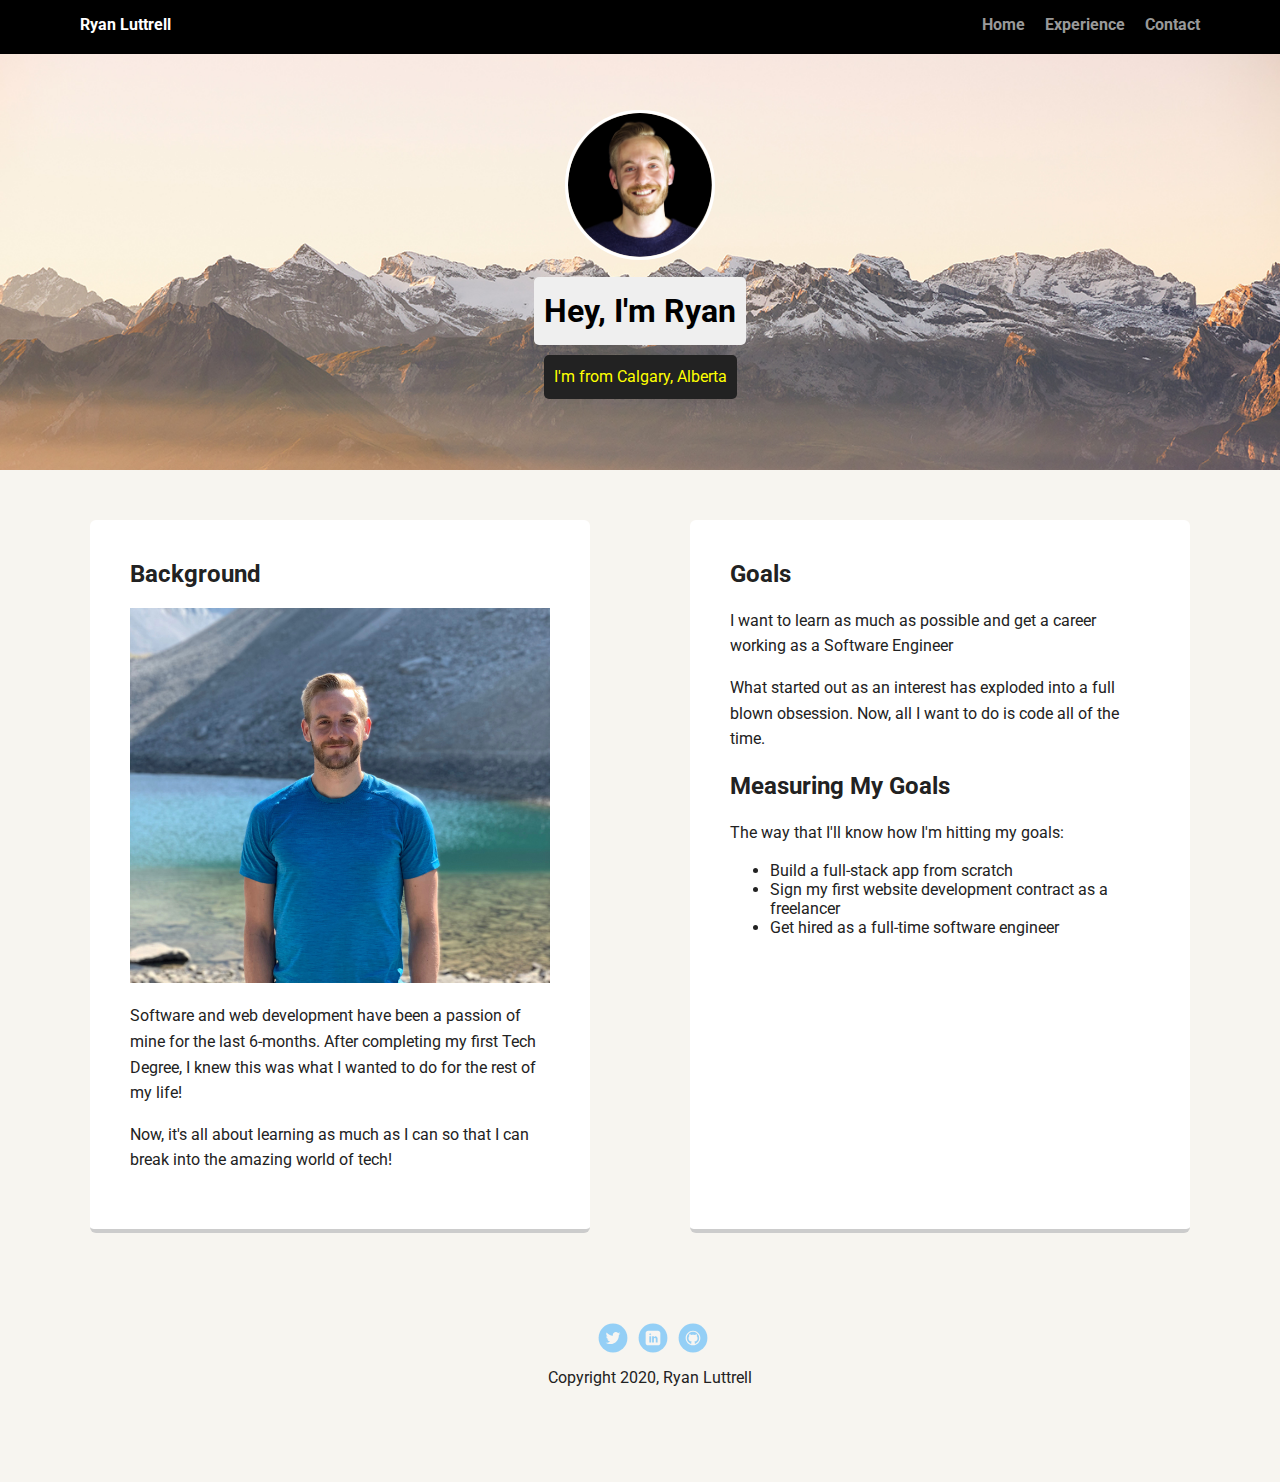
<file: index.html>
<!doctype html>
<html lang="en">
<head>
  <meta charset="utf-8">
  <title>Ryan Luttrell's Profile</title>
  <meta name="viewport" content="width=device-width, initial-scale=1.0">
  <link rel="stylesheet" href="styles.css">
  <link href="https://fonts.googleapis.com/css?family=Muli%7CRoboto:400,300,500,700,900" rel="stylesheet"></head>
  <body>

    <nav class="main-nav">
        <ul class="nav">
          <li class="name">Ryan Luttrell</li>
          <li><a href="index.html">Home</a></li>
          <li><a href="experience.html">Experience</a></li>
          <li><a href="contact.html">Contact</a></li>
        </ul>
    </nav>

    <header>
      <img src="images/me.png" alt="photograph of Ryan Luttrell" class="profile-image">
      <h1 class="tag name">Hey, I'm Ryan</h1>
      <p class="tag location">I'm from Calgary, Alberta</p>
    </header>

    <main class="flex">
      <article class="card">
        <h2>Background</h2>
        <img src="./images/ryan.jpg" alt="" style="width: 100%; height: auto;">
        <p>Software and web development have been a passion of mine for the last 6-months. After completing my first Tech Degree, I knew this was what I wanted to do for the rest of my life!</p>
        <p>Now, it's all about learning as much as I can so that I can break into the amazing world of tech!</p>
      </article> 

      <article class="card">
        <h2>Goals</h2>
        <p>I want to learn as much as possible and get a career working as a Software Engineer</p>
        <p>What started out as an interest has exploded into a full blown obsession. Now, all I want to do is code all of the time.</p>
        <h2>Measuring My Goals</h2>
        <p>The way that I'll know how I'm hitting my goals:</p>
        <ul>
          <li>Build a full-stack app from scratch</li>
          <li>Sign my first website development contract as a freelancer</li>
          <li>Get hired as a full-time software engineer</li>
        </ul>
      </article> 

    </main>
    <footer>
      <ul>
        <li><a href="https://twitter.com/standardryan1" class="social twitter">Twitter</a></li>
        <li><a href="https://www.linkedin.com/in/ryan-luttrell/" class="social linkedin">LinkedIn</a></li>
        <li><a href="https://github.com/RyanLuttrell" class="social github">Github</a></li>
      </ul>
      <p class="copyright">Copyright 2020, Ryan Luttrell</p>
    </footer>
  </body>
  </html>
</file>
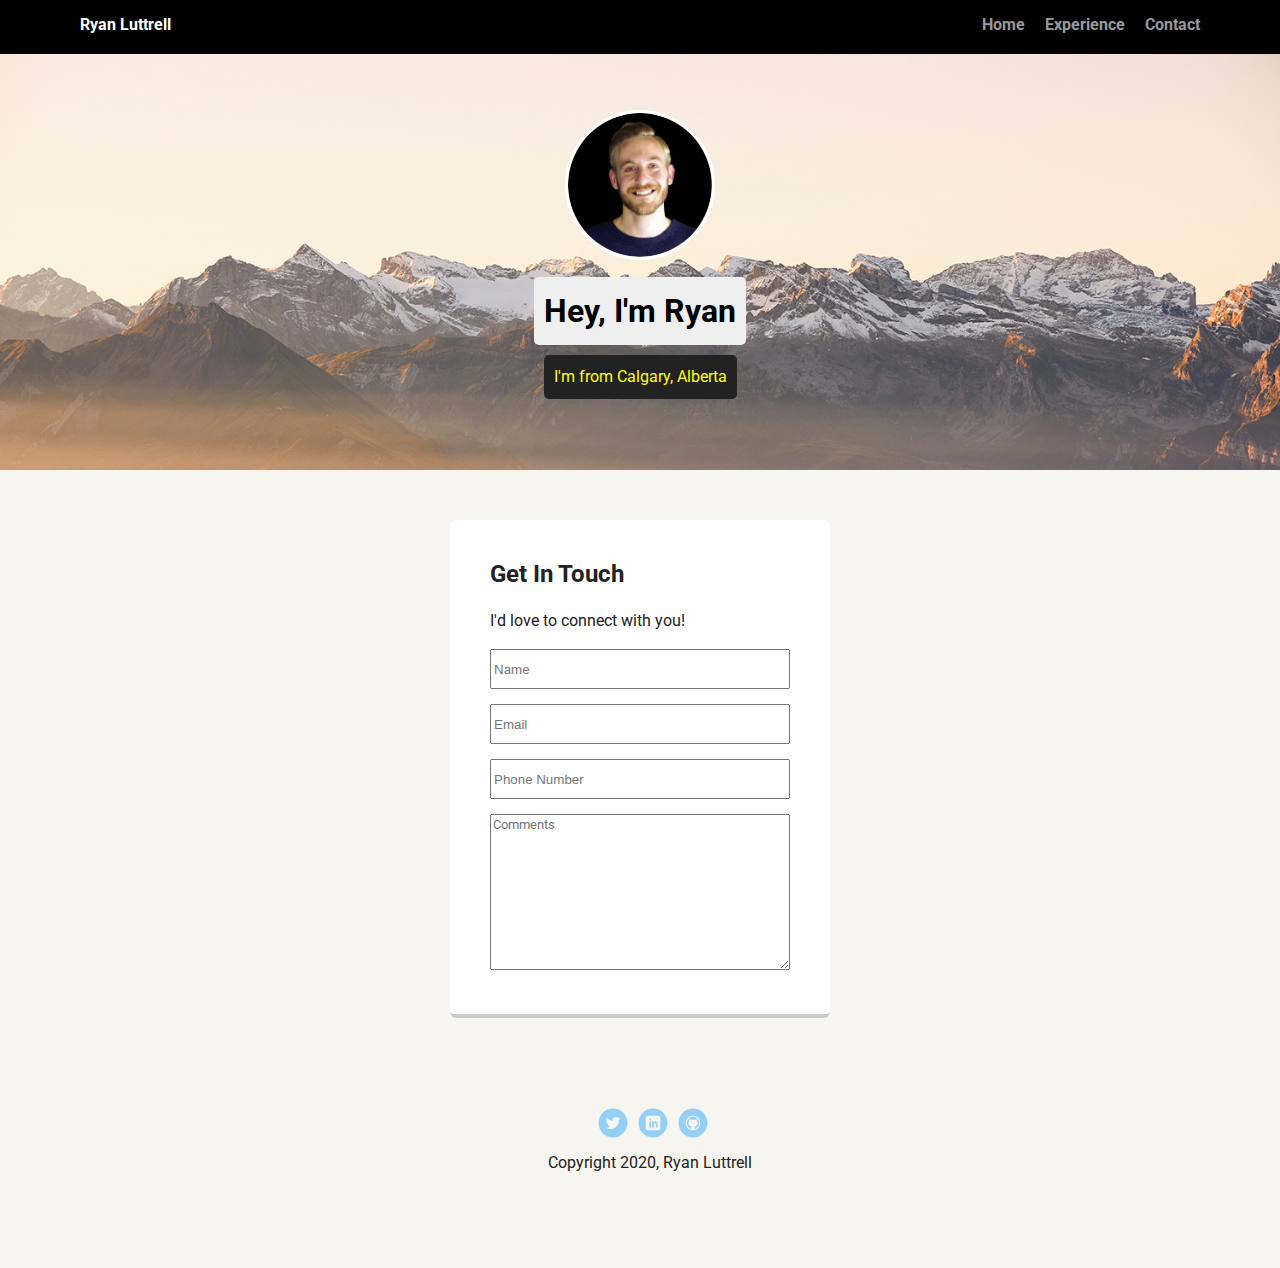
<file: contact.html>
<!doctype html>
<html lang="en">
<head>
  <meta charset="utf-8">
  <title>Ryan Luttrell's Profile</title>
  <meta name="viewport" content="width=device-width, initial-scale=1.0">
  <link rel="stylesheet" href="styles.css">
  <link href="https://fonts.googleapis.com/css?family=Muli%7CRoboto:400,300,500,700,900" rel="stylesheet"></head>
  <body>

    <nav class="main-nav">
        <ul class="nav">
          <li class="name">Ryan Luttrell</li>
          <li><a href="index.html">Home</a></li>
          <li><a href="experience.html">Experience</a></li>
          <li><a href="contact.html">Contact</a></li>
        </ul>
    </nav>

    <header>
      <img src="images/me.png" alt="photograph of Ryan Luttrell" class="profile-image">
      <h1 class="tag name">Hey, I'm Ryan</h1>
      <p class="tag location">I'm from Calgary, Alberta</p>
    </header>

    <main class="flex-contact">
      <article class="card">
        <h2>Get In Touch</h2>
        <p>I'd love to connect with you!</p>
        <form>
          <input type="text" name="name" id="name" placeholder="Name">
          <input type="email" name="email" id="email" placeholder="Email">
          <input type="tel" name="phone" id="phone" placeholder="Phone Number">
          <textarea name="comments" id="comments" cols="30" rows="10" placeholder="Comments"></textarea>
        </form>
      </article> 

    </main>
    <footer>
      <ul>
        <li><a href="https://twitter.com/standardryan1" class="social twitter">Twitter</a></li>
        <li><a href="https://www.linkedin.com/in/ryan-luttrell/" class="social linkedin">LinkedIn</a></li>
        <li><a href="https://github.com/RyanLuttrell" class="social github">Github</a></li>
      </ul>
      <p class="copyright">Copyright 2020, Ryan Luttrell</p>
    </footer>
  </body>
  </html>
</file>
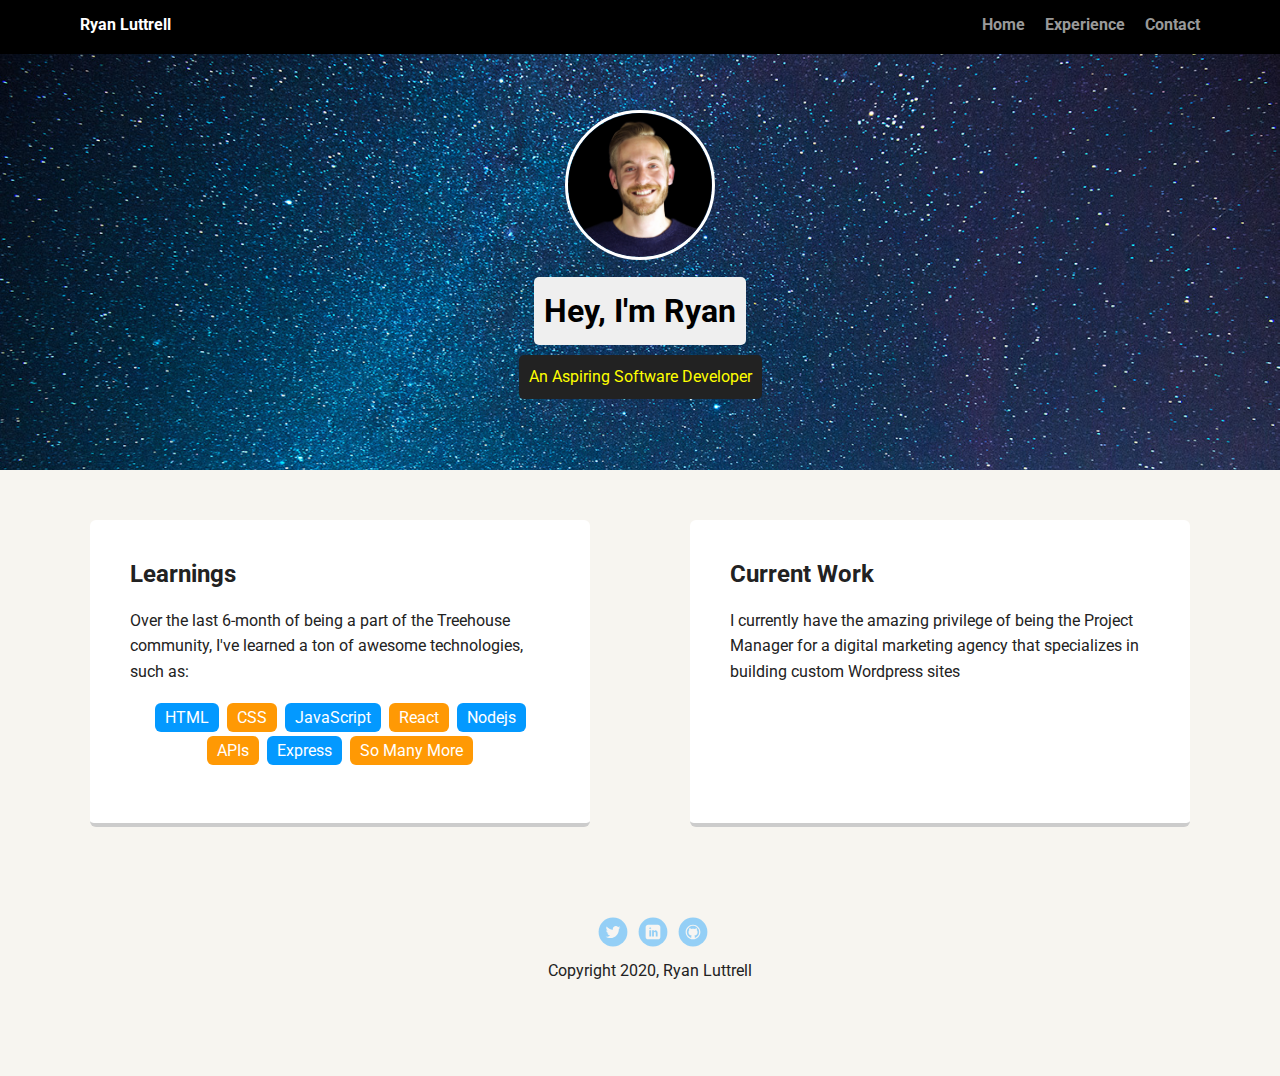
<file: experience.html>
<!doctype html>
<html lang="en">
<head>
  <meta charset="utf-8">
  <title>Ryan Luttrell's Profile Experience</title>
  <meta name="viewport" content="width=device-width, initial-scale=1.0">
  <link rel="stylesheet" href="styles.css">
  <link href="https://fonts.googleapis.com/css?family=Muli%7CRoboto:400,300,500,700,900" rel="stylesheet"></head>
  <body>

    <nav class="main-nav">
        <ul class="nav">
          <li class="name">Ryan Luttrell</li>
          <li><a href="index.html">Home</a></li>
          <li><a href="experience.html">Experience</a></li>
          <li><a href="contact.html">Contact</a></li>
        </ul>
    </nav>

    <header class="experience-header">
      <img src="images/me.png" alt="photograph of Ryan Luttrell" class="profile-image">
      <h1 class="tag name">Hey, I'm Ryan</h1>
      <p class="tag location">An Aspiring Software Developer</p>
    </header>

    <main class="flex">
      <article class="card">
        <h2>Learnings</h2>
        <p>Over the last 6-month of being a part of the Treehouse community, I've learned a ton of awesome technologies, such as:</p>
        <ul class="skills">
            <li>HTML</li>
            <li>CSS</li>
            <li>JavaScript</li>
            <li>React</li>
            <li>Nodejs</li>
            <li>APIs</li>
            <li>Express</li>
            <li>So Many More</li>
        </ul>
      </article> 

      <article class="card">
        <h2>Current Work</h2>
        <p>I currently have the amazing privilege of being the Project Manager for a digital marketing agency that specializes in building custom Wordpress sites</p>
      </article> 

    </main>
    <footer>
      <ul>
        <li><a href="https://twitter.com/standardryan1" class="social twitter">Twitter</a></li>
        <li><a href="https://www.linkedin.com/in/ryan-luttrell/" class="social linkedin">LinkedIn</a></li>
        <li><a href="https://github.com/RyanLuttrell" class="social github">Github</a></li>
      </ul>
      <p class="copyright">Copyright 2020, Ryan Luttrell</p>
    </footer>
  </body>
  </html>
</file>
<file: styles.css>
/* Global Layout Set-up */
* { 
  box-sizing: border-box;
}
  
body {
  margin: 0;
  padding: 0;
  text-align: center;
  font-family: 'Roboto', sans-serif;
  color: #222;
  background: #f7f5f0;
}
/* Link Styles */

a {
  text-decoration: none;
  color: #999;
}
a:hover {
  color: #6633ff;
}

/* Section Styles */

.main-nav {
  width: 100%;
  background: black;
  min-height: 30px;
  padding: 10px;
  position: fixed;
  text-align: center;
}
.nav {
  display: flex;
  justify-content: space-around;
  font-weight: 700;
  list-style-type: none;
  margin: 0 auto;
  padding: 0;
}

.nav .name {
    display: block;
    margin-right: auto;
    color: white;
}
.nav li {
  padding: 5px 10px 10px 10px;
}
.nav a {
  transition: all .5s;
}
.nav a:hover {
  color: white
}

header {
  text-align: center;
  background: url('images/mountains.jpg') no-repeat top center ;
  background-size: cover;
  overflow: hidden;
  padding-top: 60px;
}
header {
  line-height: 1.5;
}
header .profile-image {
  margin-top: 50px;
  width: 150px;
  height: 150px;
  border-radius: 50%;
  border: 3px solid white;
  transition: all .5s;
}
header .profile-image:hover {
  transform: scale(1.2) rotate(1440deg);
}

.experience-header {
  text-align: center;
  background: url('images/sky.jpg') no-repeat top center ;
  background-size: cover;
  overflow: hidden;
  padding-top: 60px;
}
.tag {
  background-color: #efefef;
  color: black;
  padding: 10px;
  border-radius: 5px;
  display: table;
  margin: 10px auto;
} 
.location {
  background-color: #222;
  color: yellow;
}
.card {
  margin: 30px;
  padding: 20px 40px 40px;
  max-width: 500px;
  text-align: left;
  background: #fff;
  border-bottom: 4px solid #ccc;
  border-radius: 6px;
  transition: all .5s;
}
.card:hover {
  border-color: #ff99ff;
}

ul.skills {
  padding: 0;
  text-align: center;
}

.skills li {
  border-radius: 6px;
  display: inline-block;
  background: #ff9904;
  color: white;
  padding: 5px 10px;
  margin: 2px;
}

.skills li:nth-child(odd) {
  background: #0399ff;
}

footer {
  width: 100%;
  min-height: 30px;
  padding: 20px 0 40px 20px;
}

footer .copyright {
  top: -8px;
  font-size: .75em;
}

footer ul {
  list-style-type: none;
  margin: 0;
  padding: 0;
}

footer ul li {
  display: inline-block;
}

a.social {
  display: inline-block;
  text-indent: -9999px;
  margin-left: 5px;
  width: 30px;
  height: 30px;
  background-size: 30px 30px;
  opacity: .4;
  transition: all .5s;
}
a.twitter {
  background-image: url(images/twitter.svg);
}
a.linkedin {
  background-image: url(images/linkedin.svg);
}
a.github {
  background-image: url(images/github.svg);
}
a.social:hover {
  opacity: 1;
}
.clearfix {
  clear: both;
}

input {
  display: block;
  margin: 15px 0;
  height: 40px;
  width: 300px;
}

textarea {
  width: 300px;
  font-family: 'Roboto', sans-serif;
}

/* Styles for larger screens */
@media screen and (min-width: 720px) {
  
  .flex {
      display: -ms-flexbox;      /* TWEENER - IE 10 */
      display: flex; 
      max-width: 1200px;
      -ms-flex-pack: distribute;
      justify-content: space-around;
      margin: 0 auto;
  }

  .flex-contact {
    display: -ms-flexbox;      /* TWEENER - IE 10 */
    display: flex; 
    max-width: 1200px;
    -ms-flex-pack: distribute;
    justify-content: space-around;
    margin: 0 auto;
  }

  header {
    min-height: 470px;
  }

  .nav {
    max-width: 1200px;
    padding: 0 30px;
  }


  main {
    padding-top: 20px;
  }

  main p {
    line-height: 1.6em;
  }

  footer {
    font-size: 1.3em;
    max-width: 1200px;
    margin: 40px auto;
  }

}
</file>
